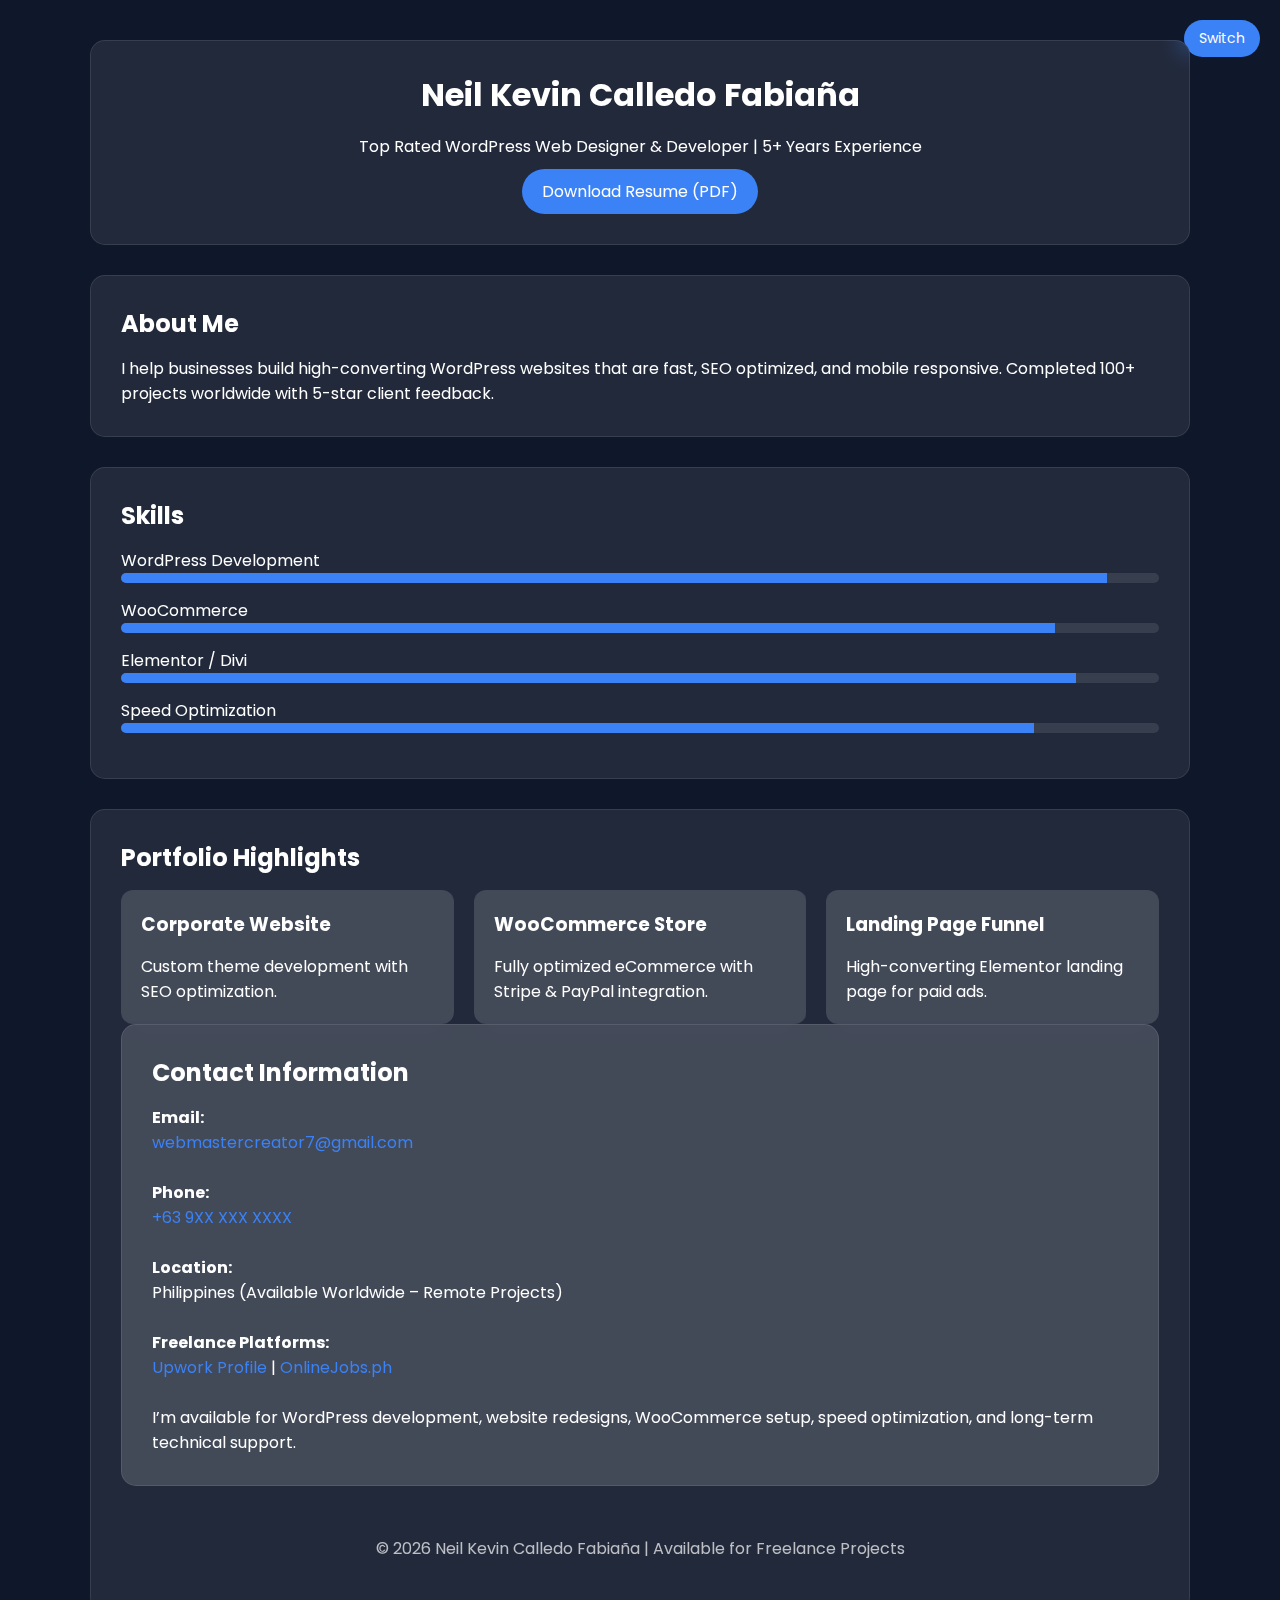
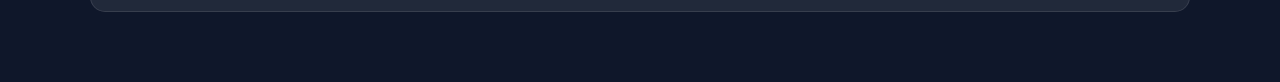
<file: index.html>
<!DOCTYPE html>
<html lang="en">
<head>
<meta charset="UTF-8">
<meta name="viewport" content="width=device-width, initial-scale=1.0">
<title>Neil Kevin Fabiaña | WordPress Web Designer & Developer</title>

<link href="https://fonts.googleapis.com/css2?family=Poppins:wght@300;400;600;700&display=swap" rel="stylesheet">

<style>
:root {
    --bg: #0f172a;
    --card: rgba(255,255,255,0.08);
    --text: #ffffff;
    --accent: #3b82f6;
}

.light {
    --bg: #f4f6f9;
    --card: rgba(255,255,255,0.6);
    --text: #111;
    --accent: #2563eb;
}

* {
    margin:0;
    padding:0;
    box-sizing:border-box;
    font-family:'Poppins', sans-serif;
}

body {
    background: var(--bg);
    color: var(--text);
    transition:0.3s ease;
}

.container {
    width:90%;
    max-width:1100px;
    margin:auto;
    padding:40px 0;
}

.glass {
    background: var(--card);
    backdrop-filter: blur(12px);
    border-radius:15px;
    padding:30px;
    margin-bottom:30px;
    border:1px solid rgba(255,255,255,0.1);
}

h1,h2,h3 {
    margin-bottom:15px;
}

.hero {
    text-align:center;
}

.btn {
    display:inline-block;
    padding:10px 20px;
    background:var(--accent);
    color:#fff;
    text-decoration:none;
    border-radius:25px;
    margin-top:10px;
}

.toggle-btn {
    position:fixed;
    top:20px;
    right:20px;
    cursor:pointer;
    background:var(--accent);
    padding:8px 15px;
    border-radius:20px;
    font-size:14px;
}

/* Skills */
.skill {
    margin-bottom:15px;
}

.progress {
    background:rgba(255,255,255,0.1);
    border-radius:20px;
    overflow:hidden;
}

.progress-bar {
    height:10px;
    width:0;
    background:var(--accent);
    transition:2s ease;
}

/* Portfolio */
.portfolio-grid {
    display:grid;
    grid-template-columns:repeat(auto-fit,minmax(250px,1fr));
    gap:20px;
}

.portfolio-item {
    background:var(--card);
    padding:20px;
    border-radius:12px;
    backdrop-filter:blur(10px);
}

/* Contact Form */
form input, form textarea {
    width:100%;
    padding:10px;
    margin:10px 0;
    border-radius:8px;
    border:none;
}

form button {
    padding:10px 20px;
    border:none;
    background:var(--accent);
    color:white;
    border-radius:20px;
    cursor:pointer;
}

footer {
    text-align:center;
    padding:20px;
    opacity:0.7;
}
</style>
</head>

<body>

<div class="toggle-btn" onclick="toggleTheme()">Switch</div>

<div class="container">

<div class="glass hero">
    <h1>Neil Kevin Calledo Fabiaña</h1>
    <p>Top Rated WordPress Web Designer & Developer | 5+ Years Experience</p>
    <a href="resume.pdf" download class="btn">Download Resume (PDF)</a>
</div>

<div class="glass">
    <h2>About Me</h2>
    <p>I help businesses build high-converting WordPress websites that are fast, SEO optimized, and mobile responsive. Completed 100+ projects worldwide with 5-star client feedback.</p>
</div>

<div class="glass">
    <h2>Skills</h2>

    <div class="skill">
        <p>WordPress Development</p>
        <div class="progress"><div class="progress-bar" data-width="95%"></div></div>
    </div>

    <div class="skill">
        <p>WooCommerce</p>
        <div class="progress"><div class="progress-bar" data-width="90%"></div></div>
    </div>

    <div class="skill">
        <p>Elementor / Divi</p>
        <div class="progress"><div class="progress-bar" data-width="92%"></div></div>
    </div>

    <div class="skill">
        <p>Speed Optimization</p>
        <div class="progress"><div class="progress-bar" data-width="88%"></div></div>
    </div>

</div>

<div class="glass">
    <h2>Portfolio Highlights</h2>
    <div class="portfolio-grid">
        <div class="portfolio-item">
            <h3>Corporate Website</h3>
            <p>Custom theme development with SEO optimization.</p>
        </div>
        <div class="portfolio-item">
            <h3>WooCommerce Store</h3>
            <p>Fully optimized eCommerce with Stripe & PayPal integration.</p>
        </div>
        <div class="portfolio-item">
            <h3>Landing Page Funnel</h3>
            <p>High-converting Elementor landing page for paid ads.</p>
        </div>
    </div>

    <div class="glass">
    <h2>Contact Information</h2>

    <p><strong>Email:</strong><br>
        <a href="mailto:webmastercreator7@gmail.com" style="color:var(--accent); text-decoration:none;">
            webmastercreator7@gmail.com
        </a>
    </p>

    <br>

    <p><strong>Phone:</strong><br>
        <a href="tel:+639XXXXXXXXX" style="color:var(--accent); text-decoration:none;">
            +63 9XX XXX XXXX
        </a>
    </p>

    <br>

    <p><strong>Location:</strong><br>
        Philippines (Available Worldwide – Remote Projects)
    </p>

    <br>

    <p><strong>Freelance Platforms:</strong><br>
        <a href="#" style="color:var(--accent); text-decoration:none;">Upwork Profile</a> |
        <a href="#" style="color:var(--accent); text-decoration:none;">OnlineJobs.ph</a>
    </p>

    <br>

    <p>
        I’m available for WordPress development, website redesigns, 
        WooCommerce setup, speed optimization, and long-term technical support.
    </p>
</div>

<footer>
© 2026 Neil Kevin Calledo Fabiaña | Available for Freelance Projects
</footer>

</div>

<script>
function toggleTheme(){
    document.body.classList.toggle("light");
}

window.onload = function(){
    document.querySelectorAll(".progress-bar").forEach(bar=>{
        bar.style.width = bar.getAttribute("data-width");
    });
}
</script>

</body>
</html>
</file>
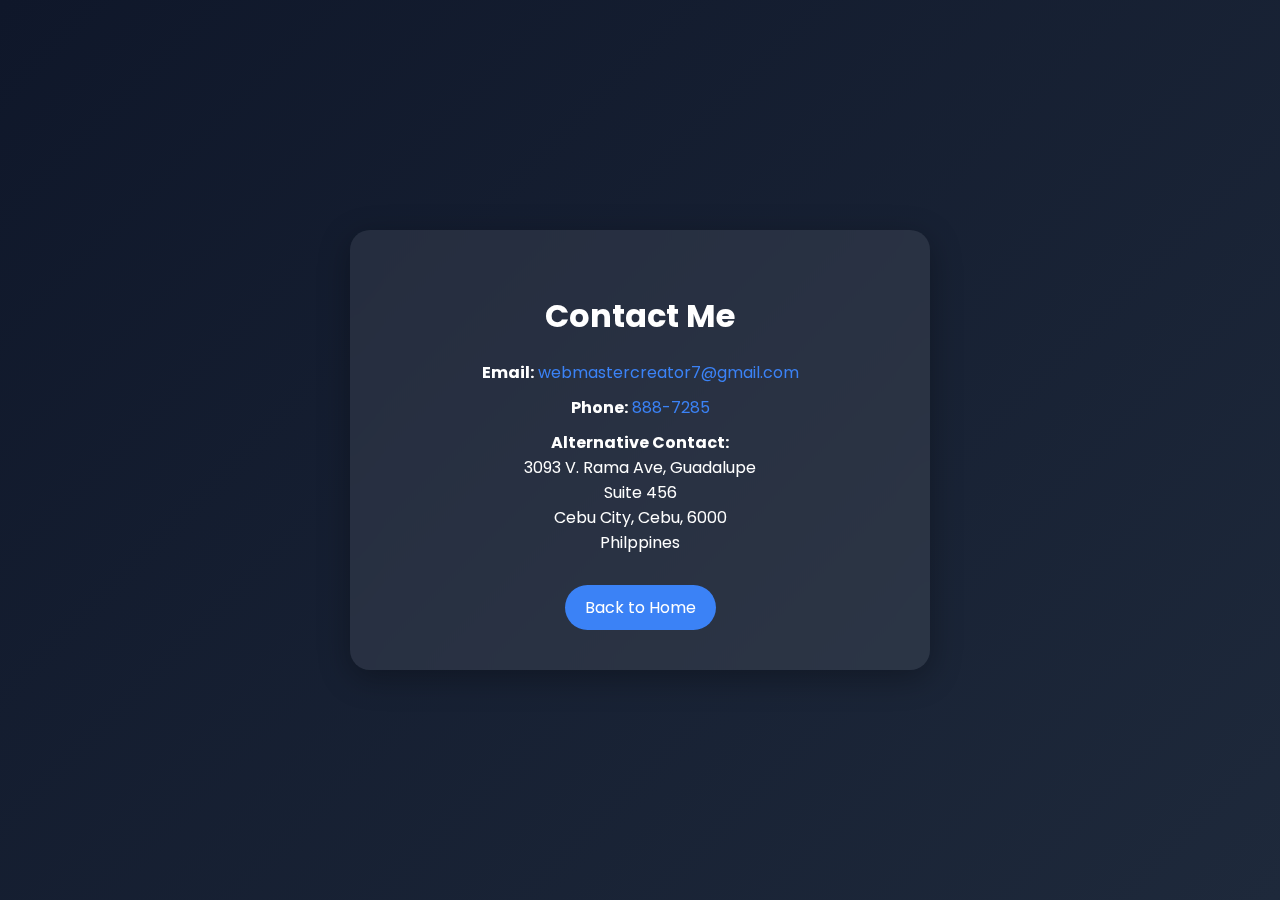
<file: contact.html>
<?php
// Simple contact information page
?>
<!DOCTYPE html>
<html lang="en">
<head>
<meta charset="UTF-8">
<meta name="viewport" content="width=device-width, initial-scale=1.0">
<title>Contact | Neil Kevin Calledo Fabiaña</title>

<link href="https://fonts.googleapis.com/css2?family=Poppins:wght@300;400;600;700&display=swap" rel="stylesheet">

<style>
body {
    margin: 0;
    font-family: 'Poppins', sans-serif;
    background: linear-gradient(135deg, #0f172a, #1e293b);
    color: #ffffff;
    display: flex;
    justify-content: center;
    align-items: center;
    height: 100vh;
}

.contact-card {
    background: rgba(255, 255, 255, 0.08);
    backdrop-filter: blur(12px);
    padding: 40px;
    border-radius: 20px;
    text-align: center;
    width: 90%;
    max-width: 500px;
    box-shadow: 0 8px 32px rgba(0,0,0,0.3);
}

h1 {
    margin-bottom: 20px;
}

p {
    margin: 10px 0;
    font-size: 16px;
}

a {
    color: #3b82f6;
    text-decoration: none;
}

a:hover {
    text-decoration: underline;
}

.back-btn {
    display: inline-block;
    margin-top: 20px;
    padding: 10px 20px;
    background: #3b82f6;
    color: white;
    border-radius: 25px;
    text-decoration: none;
}
</style>
</head>

<body>

<div class="contact-card">
    <h1>Contact Me</h1>

    <p><strong>Email:</strong> 
        <a href="mailto:webmastercreator7@gmail.com">
            webmastercreator7@gmail.com
        </a>
    </p>

    <p><strong>Phone:</strong> 
        <a href="tel:09955790920">
            888-7285
        </a>
    </p>

    <p><strong>Alternative Contact:</strong><br>
        3093 V. Rama Ave, Guadalupe<br>
        Suite 456<br>
        Cebu City, Cebu, 6000<br>
        Philppines
    </p>

    <a href="index.html" class="back-btn">Back to Home</a>
</div>

</body>
</html>
</file>
